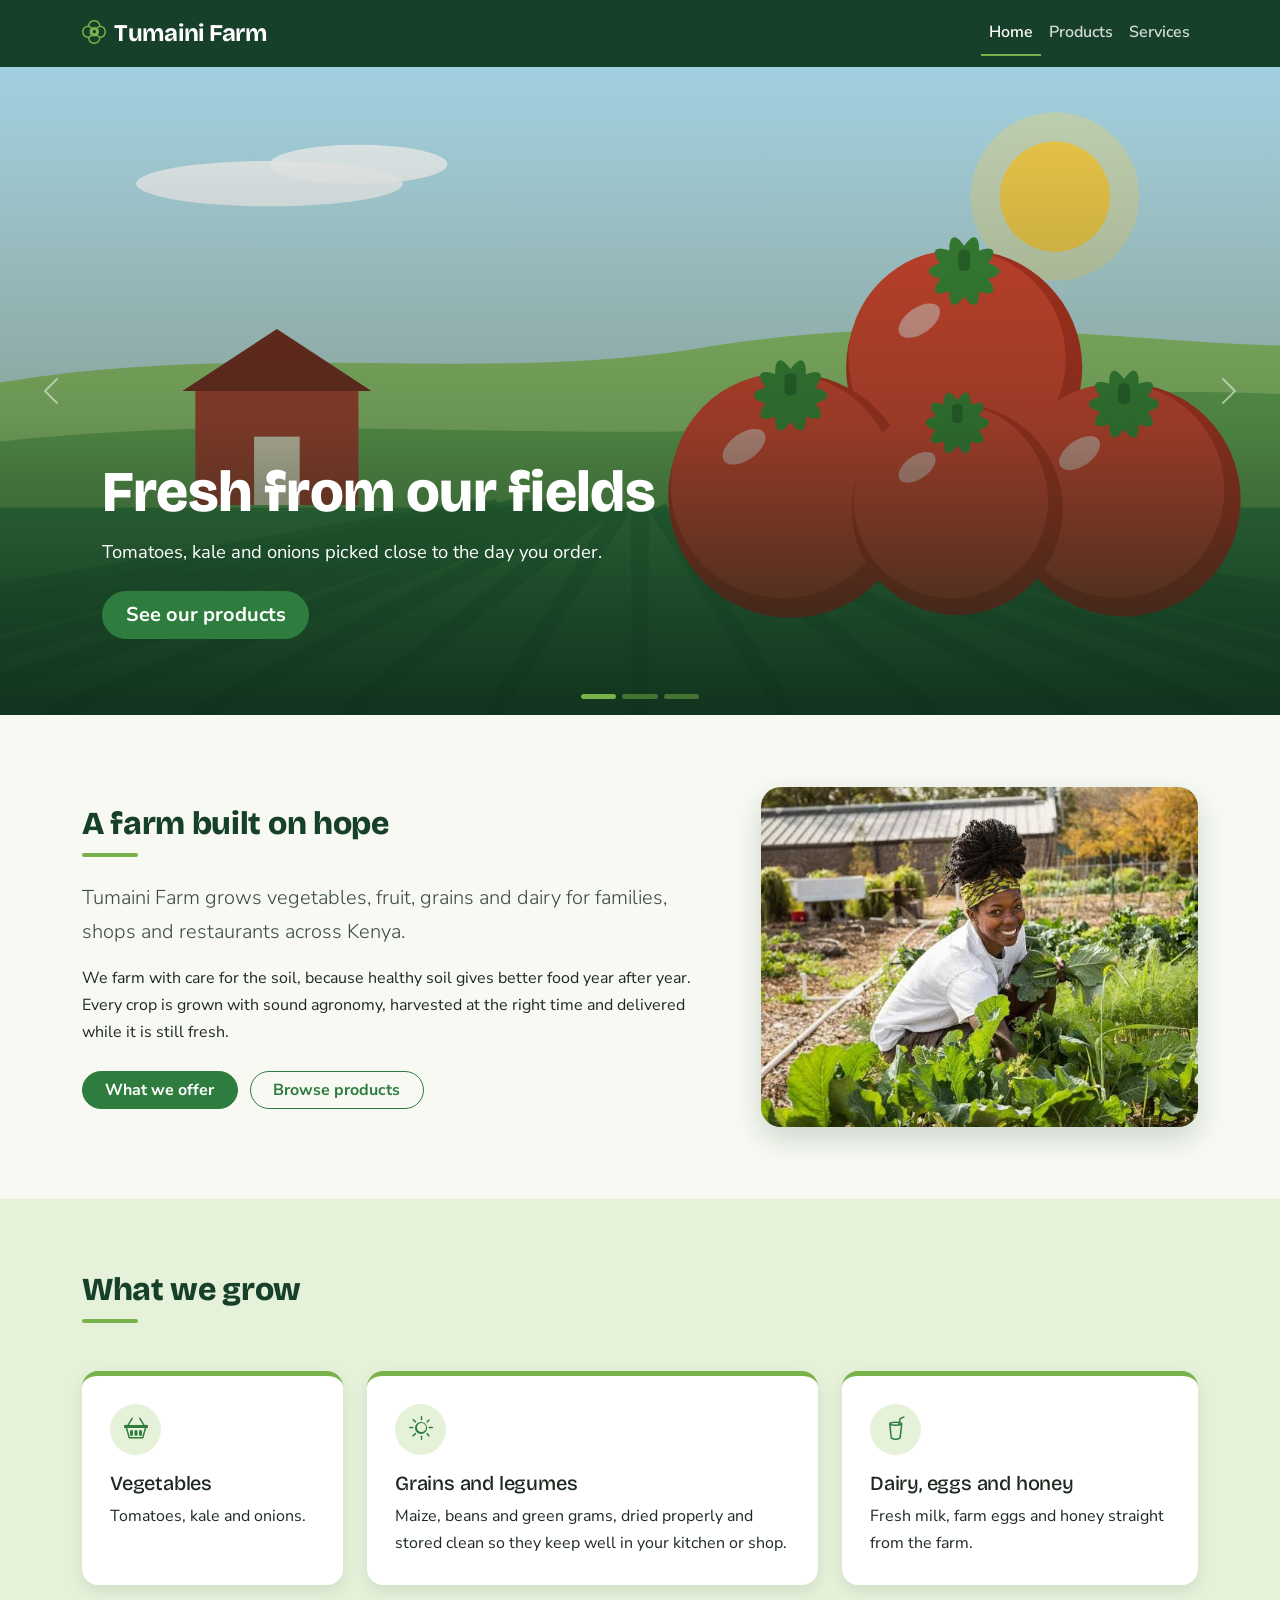
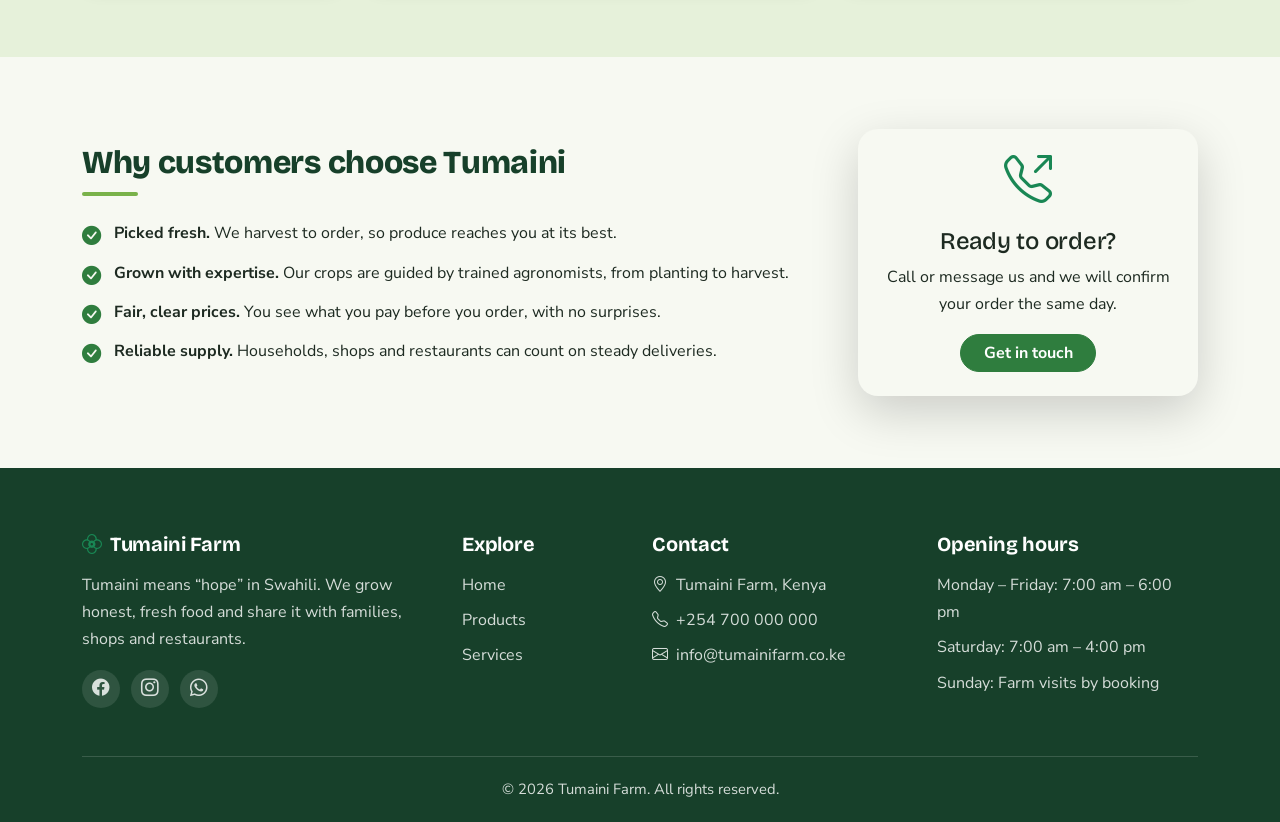
<file: index.html>
<!DOCTYPE html>
<html lang="en">
<head>
  <meta charset="UTF-8">
  <meta name="viewport" content="width=device-width, initial-scale=1">
  <title>Home | Tumaini Farm</title>
  <meta name="description" content="Tumaini Farm grows fresh vegetables, fruit, grains and dairy in Kenya.">
  <link href="https://cdn.jsdelivr.net/npm/bootstrap@5.3.3/dist/css/bootstrap.min.css" rel="stylesheet">
  <link href="https://cdn.jsdelivr.net/npm/bootstrap-icons@1.11.3/font/bootstrap-icons.min.css" rel="stylesheet">
  <link href="https://fonts.googleapis.com/css2?family=Bricolage+Grotesque:wght@500;700;800&family=Nunito+Sans:wght@400;600;700&display=swap" rel="stylesheet">
  <link href="css/style.css" rel="stylesheet">
</head>
<body>
  <nav class="navbar navbar-expand-lg navbar-tf sticky-top">
    <div class="container">
      <a class="navbar-brand" href="index.html"><i class="bi bi-flower2 me-2"></i>Tumaini Farm</a>
      <button class="navbar-toggler" type="button" data-bs-toggle="collapse" data-bs-target="#mainNav" aria-controls="mainNav" aria-expanded="false" aria-label="Toggle navigation">
        <span class="navbar-toggler-icon"></span>
      </button>
      <div class="collapse navbar-collapse" id="mainNav">
        <ul class="navbar-nav ms-auto mb-2 mb-lg-0">
          <li class="nav-item"><a class="nav-link active" aria-current="page" href="index.html">Home</a></li>
          <li class="nav-item"><a class="nav-link" href="products.html">Products</a></li>
          <li class="nav-item"><a class="nav-link" href="services.html">Services</a></li>
        </ul>
      </div>
    </div>
  </nav>

  <!-- Carousel -->
  <div id="tfCarousel" class="carousel slide tf-carousel" data-bs-ride="carousel" aria-label="Featured products">
    <div class="carousel-indicators">
      <button type="button" data-bs-target="#tfCarousel" data-bs-slide-to="0" class="active" aria-current="true" aria-label="Slide 1"></button>
      <button type="button" data-bs-target="#tfCarousel" data-bs-slide-to="1" aria-label="Slide 2"></button>
      <button type="button" data-bs-target="#tfCarousel" data-bs-slide-to="2" aria-label="Slide 3"></button>
    </div>
    <div class="carousel-inner">
      <div class="carousel-item active">
        <img src="https://commons.wikimedia.org/wiki/Special:FilePath/Cherry_Tomato_Harvest.jpg?width=1600" referrerpolicy="no-referrer" onerror="this.onerror=null;this.src='images/hero1.svg'" alt="Crate of fresh tomatoes and vegetables">
        <div class="carousel-caption">
          <h2>Fresh from our fields</h2>
          <p>Tomatoes, kale and onions picked close to the day you order.</p>
          <a href="products.html" class="btn btn-tf btn-lg mt-2">See our products</a>
        </div>
      </div>
      <div class="carousel-item">
        <img src="https://commons.wikimedia.org/wiki/Special:FilePath/Corncobs.jpg?width=1600" referrerpolicy="no-referrer" onerror="this.onerror=null;this.src='images/hero2.svg'" alt="Harvested maize cobs">
        <div class="carousel-caption">
          <h2>Grains you can trust</h2>
          <p>Maize and beans, dried and sorted so every bag is clean.</p>
          <a href="products.html" class="btn btn-tf btn-lg mt-2">See our products</a>
        </div>
      </div>
      <div class="carousel-item">
        <img src="https://commons.wikimedia.org/wiki/Special:FilePath/Milk_glass.jpg?width=1600" referrerpolicy="no-referrer" onerror="this.onerror=null;this.src='images/hero3.svg'" alt="Fresh milk and dairy products">
        <div class="carousel-caption">
          <h2>Dairy and farm eggs</h2>
          <p>Fresh milk and eggs from animals that are well looked after.</p>
          <a href="products.html" class="btn btn-tf btn-lg mt-2">See our products</a>
        </div>
      </div>
    </div>
    <button class="carousel-control-prev" type="button" data-bs-target="#tfCarousel" data-bs-slide="prev">
      <span class="carousel-control-prev-icon" aria-hidden="true"></span>
      <span class="visually-hidden">Previous</span>
    </button>
    <button class="carousel-control-next" type="button" data-bs-target="#tfCarousel" data-bs-slide="next">
      <span class="carousel-control-next-icon" aria-hidden="true"></span>
      <span class="visually-hidden">Next</span>
    </button>
  </div>

  <!-- Section 1: unequal columns 7 / 5 -->
  <section class="section-pad">
    <div class="container">
      <div class="row align-items-center g-5">
        <div class="col-lg-7">
          <h2 class="section-title mb-4">A farm built on hope</h2>
          <p class="lead">Tumaini Farm grows vegetables, fruit, grains and dairy for families, shops and restaurants across Kenya.</p>
          <p>We farm with care for the soil, because healthy soil gives better food year after year. Every crop is grown with sound agronomy, harvested at the right time and delivered while it is still fresh.</p>
          <a href="services.html" class="btn btn-tf mt-2">What we offer</a>
          <a href="products.html" class="btn btn-tf-outline mt-2 ms-2">Browse products</a>
        </div>
        <div class="col-lg-5">
          <div class="img-wrap img-tall"><img src="images/farm2.jfif" alt="Green farm field at sunrise" loading="lazy"></div>
        </div>
      </div>
    </div>
  </section>

  <!-- Section 2: unequal columns 3 / 5 / 4 -->
  <section class="section-pad bg-mint">
    <div class="container">
      <h2 class="section-title mb-5">What we grow</h2>
      <div class="row g-4">
        <div class="col-md-3">
          <div class="feature-box">
            <div class="icon-circle"><i class="bi bi-basket2"></i></div>
            <h3 class="h5">Vegetables</h3>
            <p class="mb-0">Tomatoes, kale and onions.</p>
          </div>
        </div>
        <div class="col-md-5">
          <div class="feature-box">
            <div class="icon-circle"><i class="bi bi-brightness-high"></i></div>
            <h3 class="h5">Grains and legumes</h3>
            <p class="mb-0">Maize, beans and green grams, dried properly and stored clean so they keep well in your kitchen or shop.</p>
          </div>
        </div>
        <div class="col-md-4">
          <div class="feature-box">
            <div class="icon-circle"><i class="bi bi-cup-straw"></i></div>
            <h3 class="h5">Dairy, eggs and honey</h3>
            <p class="mb-0">Fresh milk, farm eggs and honey straight from the farm.</p>
          </div>
        </div>
      </div>
    </div>
  </section>

  <!-- Section 3: unequal columns 8 / 4 -->
  <section class="section-pad">
    <div class="container">
      <div class="row g-5 align-items-center">
        <div class="col-lg-8">
          <h2 class="section-title mb-4">Why customers choose Tumaini</h2>
          <ul class="check-list">
            <li><strong>Picked fresh.</strong> We harvest to order, so produce reaches you at its best.</li>
            <li><strong>Grown with expertise.</strong> Our crops are guided by trained agronomists, from planting to harvest.</li>
            <li><strong>Fair, clear prices.</strong> You see what you pay before you order, with no surprises.</li>
            <li><strong>Reliable supply.</strong> Households, shops and restaurants can count on steady deliveries.</li>
          </ul>
        </div>
        <div class="col-lg-4">
          <div class="card border-0 shadow-lg" style="border-radius:1.25rem;">
            <div class="card-body p-4 text-center">
              <i class="bi bi-telephone-outbound display-5 text-success"></i>
              <h3 class="h4 mt-3">Ready to order?</h3>
              <p>Call or message us and we will confirm your order the same day.</p>
              <a href="services.html#contact" class="btn btn-tf">Get in touch</a>
            </div>
          </div>
        </div>
      </div>
    </div>
  </section>

  <footer class="footer-tf">
    <div class="container">
      <div class="row g-4">
        <div class="col-lg-4 col-md-6">
          <h5><i class="bi bi-flower2 me-2 text-success"></i>Tumaini Farm</h5>
          <p>Tumaini means “hope” in Swahili. We grow honest, fresh food and share it with families, shops and restaurants.</p>
          <div class="social">
            <a href="#" aria-label="Facebook"><i class="bi bi-facebook"></i></a>
            <a href="#" aria-label="Instagram"><i class="bi bi-instagram"></i></a>
            <a href="#" aria-label="WhatsApp"><i class="bi bi-whatsapp"></i></a>
          </div>
        </div>
        <div class="col-lg-2 col-md-6 col-6">
          <h5>Explore</h5>
          <ul>
            <li><a href="index.html">Home</a></li>
            <li><a href="products.html">Products</a></li>
            <li><a href="services.html">Services</a></li>
          </ul>
        </div>
        <div class="col-lg-3 col-md-6 col-6">
          <h5>Contact</h5>
          <ul>
            <li><i class="bi bi-geo-alt me-2"></i>Tumaini Farm, Kenya</li>
            <li><i class="bi bi-telephone me-2"></i><a href="tel:+254700000000">+254 700 000 000</a></li>
            <li><i class="bi bi-envelope me-2"></i><a href="mailto:info@tumainifarm.co.ke">info@tumainifarm.co.ke</a></li>
          </ul>
        </div>
        <div class="col-lg-3 col-md-6">
          <h5>Opening hours</h5>
          <ul>
            <li>Monday – Friday: 7:00 am – 6:00 pm</li>
            <li>Saturday: 7:00 am – 4:00 pm</li>
            <li>Sunday: Farm visits by booking</li>
          </ul>
        </div>
      </div>
      <div class="footer-bottom text-center">&copy; 2026 Tumaini Farm. All rights reserved.</div>
    </div>
  </footer>

  <script src="https://cdn.jsdelivr.net/npm/bootstrap@5.3.3/dist/js/bootstrap.bundle.min.js"></script>
</body>
</html>
</file>
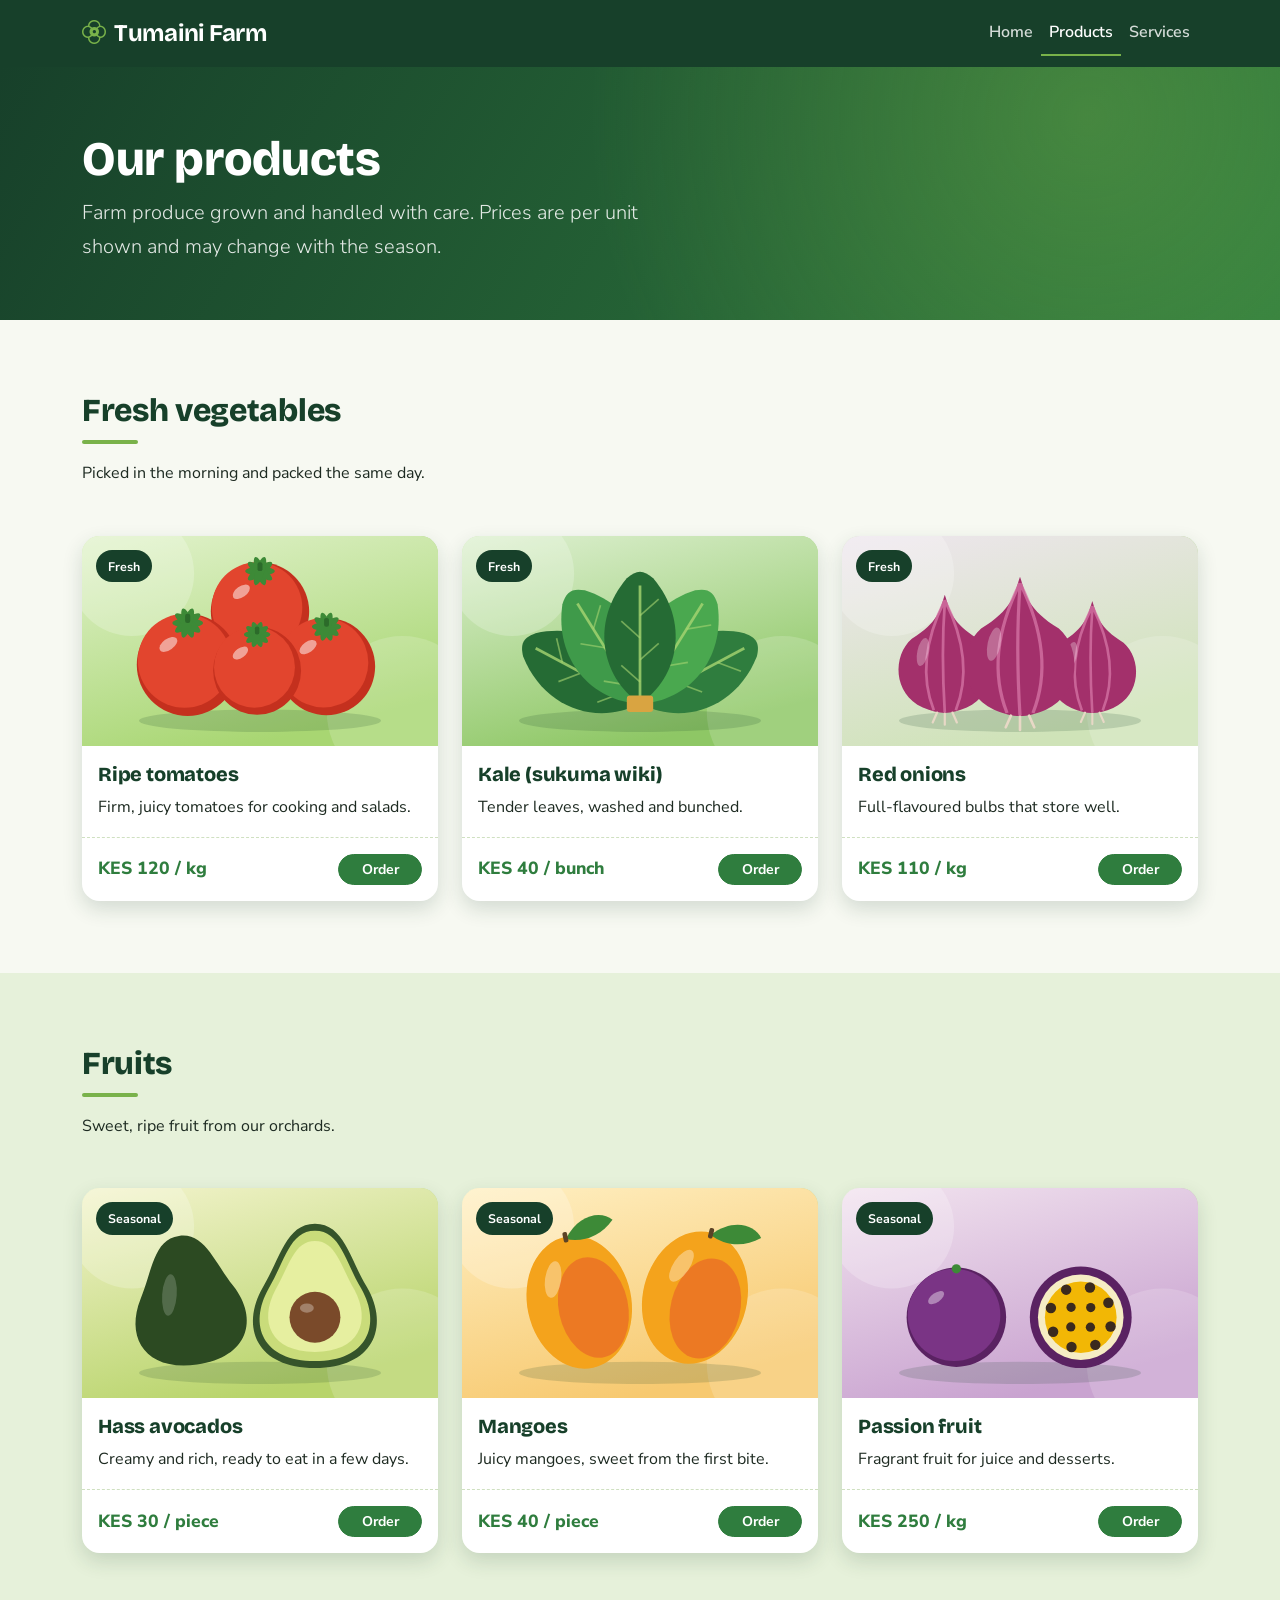
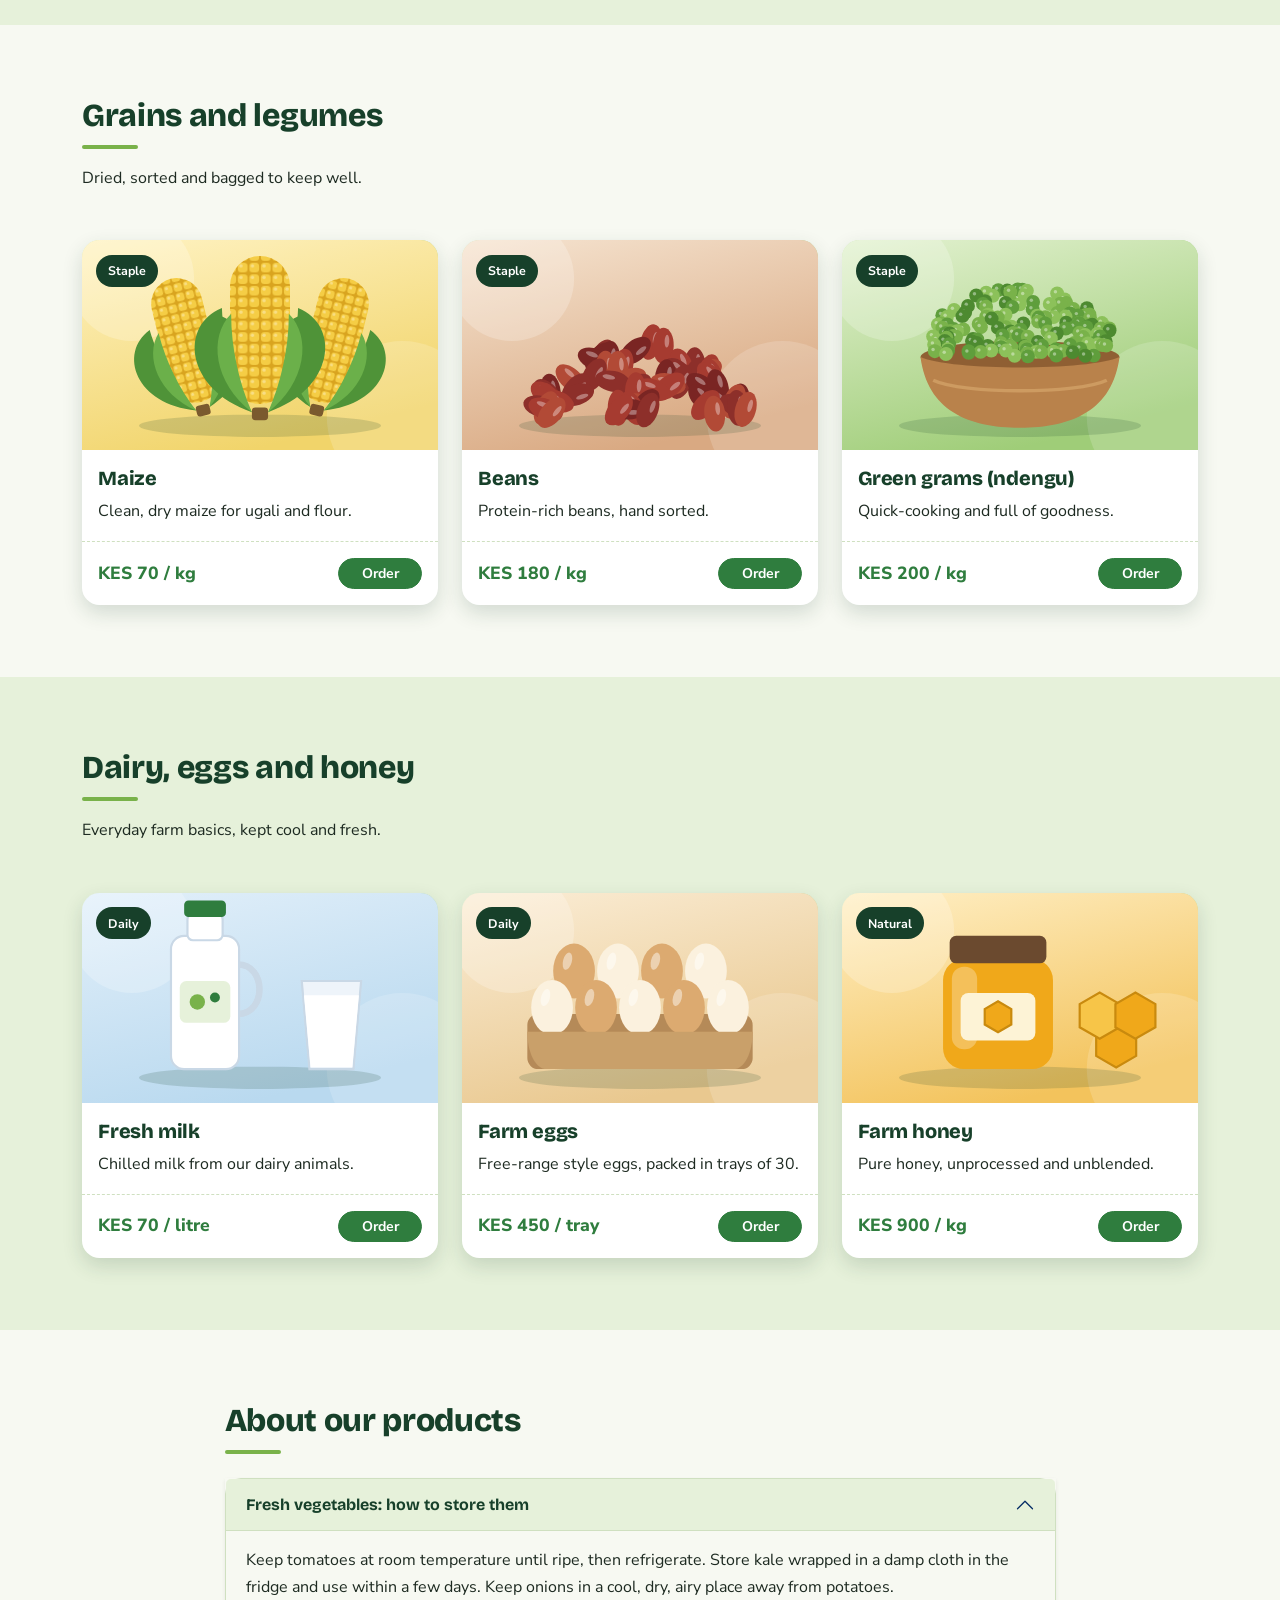
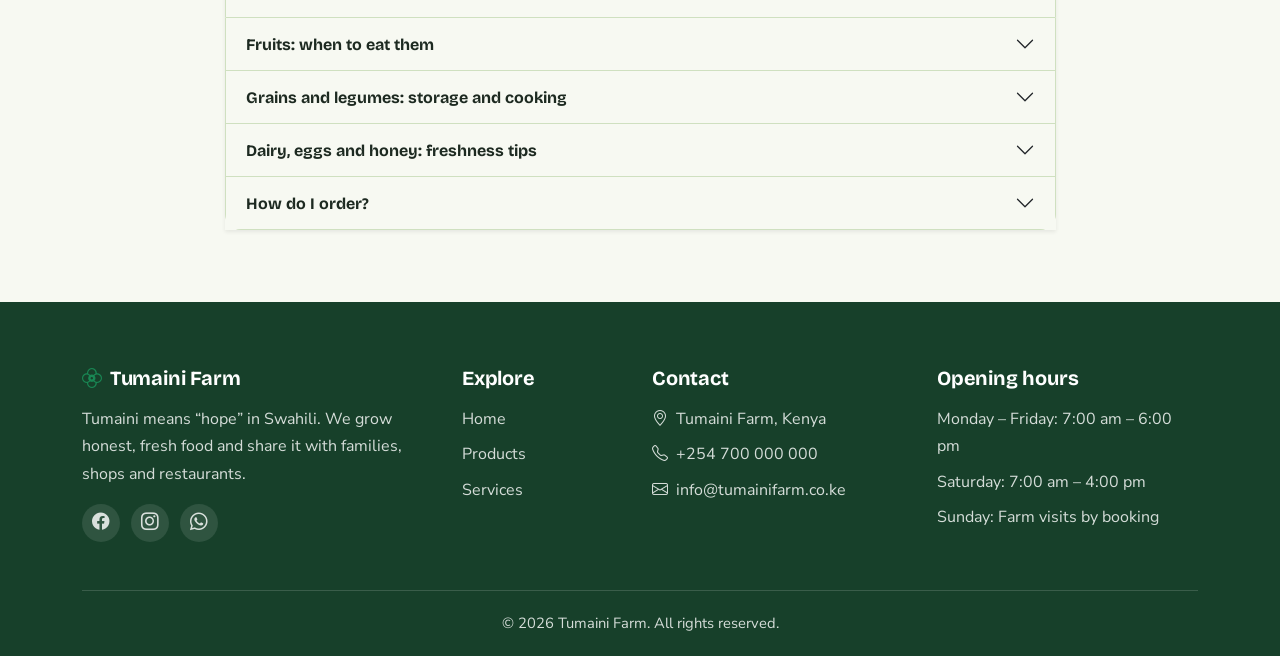
<file: products.html>
<!DOCTYPE html>
<html lang="en">
<head>
  <meta charset="UTF-8">
  <meta name="viewport" content="width=device-width, initial-scale=1">
  <title>Products | Tumaini Farm</title>
  <meta name="description" content="Fresh vegetables, fruit, grains, dairy and honey from Tumaini Farm.">
  <link href="https://cdn.jsdelivr.net/npm/bootstrap@5.3.3/dist/css/bootstrap.min.css" rel="stylesheet">
  <link href="https://cdn.jsdelivr.net/npm/bootstrap-icons@1.11.3/font/bootstrap-icons.min.css" rel="stylesheet">
  <link href="https://fonts.googleapis.com/css2?family=Bricolage+Grotesque:wght@500;700;800&family=Nunito+Sans:wght@400;600;700&display=swap" rel="stylesheet">
  <link href="css/style.css" rel="stylesheet">
</head>
<body>
  <nav class="navbar navbar-expand-lg navbar-tf sticky-top">
    <div class="container">
      <a class="navbar-brand" href="index.html"><i class="bi bi-flower2 me-2"></i>Tumaini Farm</a>
      <button class="navbar-toggler" type="button" data-bs-toggle="collapse" data-bs-target="#mainNav" aria-controls="mainNav" aria-expanded="false" aria-label="Toggle navigation">
        <span class="navbar-toggler-icon"></span>
      </button>
      <div class="collapse navbar-collapse" id="mainNav">
        <ul class="navbar-nav ms-auto mb-2 mb-lg-0">
          <li class="nav-item"><a class="nav-link" href="index.html">Home</a></li>
          <li class="nav-item"><a class="nav-link active" aria-current="page" href="products.html">Products</a></li>
          <li class="nav-item"><a class="nav-link" href="services.html">Services</a></li>
        </ul>
      </div>
    </div>
  </nav>

  <header class="page-hero">
    <div class="container">
      <h1 class="display-5">Our products</h1>
      <p class="lead mb-0">Farm produce grown and handled with care. Prices are per unit shown and may change with the season.</p>
    </div>
  </header>

  <section id="vegetables" class="section-pad">
    <div class="container">
      <h2 class="section-title mb-2">Fresh vegetables</h2>
      <p class="mb-5 mt-3">Picked in the morning and packed the same day.</p>
      <div class="row row-cols-1 row-cols-md-2 row-cols-lg-3 g-4">
        <div class="col">
          <div class="card product-card h-100">
            <div class="card-img-wrap">
              <span class="badge-tag">Fresh</span>
              <img src="https://commons.wikimedia.org/wiki/Special:FilePath/African_tomatoes.jpg?width=800" referrerpolicy="no-referrer" onerror="this.onerror=null;this.src='images/tomatoes.svg'" class="card-img-top" alt="Ripe tomatoes" loading="lazy">
            </div>
            <div class="card-body">
              <h3 class="card-title h5">Ripe tomatoes</h3>
              <p class="card-text">Firm, juicy tomatoes for cooking and salads.</p>
            </div>
            <div class="card-footer d-flex justify-content-between align-items-center p-3">
              <span class="price">KES 120 / kg</span>
              <a href="services.html#contact" class="btn btn-tf btn-sm">Order</a>
            </div>
          </div>
        </div>
        <div class="col">
          <div class="card product-card h-100">
            <div class="card-img-wrap">
              <span class="badge-tag">Fresh</span>
              <img src="https://commons.wikimedia.org/wiki/Special:FilePath/Kale-Bundle.jpg?width=800" referrerpolicy="no-referrer" onerror="this.onerror=null;this.src='images/kale.svg'" class="card-img-top" alt="Kale (sukuma wiki)" loading="lazy">
            </div>
            <div class="card-body">
              <h3 class="card-title h5">Kale (sukuma wiki)</h3>
              <p class="card-text">Tender leaves, washed and bunched.</p>
            </div>
            <div class="card-footer d-flex justify-content-between align-items-center p-3">
              <span class="price">KES 40 / bunch</span>
              <a href="services.html#contact" class="btn btn-tf btn-sm">Order</a>
            </div>
          </div>
        </div>
        <div class="col">
          <div class="card product-card h-100">
            <div class="card-img-wrap">
              <span class="badge-tag">Fresh</span>
              <img src="https://commons.wikimedia.org/wiki/Special:FilePath/Red_Onion_on_White.JPG?width=800" referrerpolicy="no-referrer" onerror="this.onerror=null;this.src='images/onions.svg'" class="card-img-top" alt="Red onions" loading="lazy">
            </div>
            <div class="card-body">
              <h3 class="card-title h5">Red onions</h3>
              <p class="card-text">Full-flavoured bulbs that store well.</p>
            </div>
            <div class="card-footer d-flex justify-content-between align-items-center p-3">
              <span class="price">KES 110 / kg</span>
              <a href="services.html#contact" class="btn btn-tf btn-sm">Order</a>
            </div>
          </div>
        </div>
      </div>
    </div>
  </section>

  <section id="fruits" class="section-pad bg-mint">
    <div class="container">
      <h2 class="section-title mb-2">Fruits</h2>
      <p class="mb-5 mt-3">Sweet, ripe fruit from our orchards.</p>
      <div class="row row-cols-1 row-cols-md-2 row-cols-lg-3 g-4">
        <div class="col">
          <div class="card product-card h-100">
            <div class="card-img-wrap">
              <span class="badge-tag">Seasonal</span>
              <img src="https://commons.wikimedia.org/wiki/Special:FilePath/Avocado_Hass_-_single_and_halved.jpg?width=800" referrerpolicy="no-referrer" onerror="this.onerror=null;this.src='images/avocado.svg'" class="card-img-top" alt="Hass avocados" loading="lazy">
            </div>
            <div class="card-body">
              <h3 class="card-title h5">Hass avocados</h3>
              <p class="card-text">Creamy and rich, ready to eat in a few days.</p>
            </div>
            <div class="card-footer d-flex justify-content-between align-items-center p-3">
              <span class="price">KES 30 / piece</span>
              <a href="services.html#contact" class="btn btn-tf btn-sm">Order</a>
            </div>
          </div>
        </div>
        <div class="col">
          <div class="card product-card h-100">
            <div class="card-img-wrap">
              <span class="badge-tag">Seasonal</span>
              <img src="https://commons.wikimedia.org/wiki/Special:FilePath/Mangos_-_single_and_halved.jpg?width=800" referrerpolicy="no-referrer" onerror="this.onerror=null;this.src='images/mango.svg'" class="card-img-top" alt="Mangoes" loading="lazy">
            </div>
            <div class="card-body">
              <h3 class="card-title h5">Mangoes</h3>
              <p class="card-text">Juicy mangoes, sweet from the first bite.</p>
            </div>
            <div class="card-footer d-flex justify-content-between align-items-center p-3">
              <span class="price">KES 40 / piece</span>
              <a href="services.html#contact" class="btn btn-tf btn-sm">Order</a>
            </div>
          </div>
        </div>
        <div class="col">
          <div class="card product-card h-100">
            <div class="card-img-wrap">
              <span class="badge-tag">Seasonal</span>
              <img src="https://commons.wikimedia.org/wiki/Special:FilePath/Passionfruit_and_cross_section.jpg?width=800" referrerpolicy="no-referrer" onerror="this.onerror=null;this.src='images/passionfruit.svg'" class="card-img-top" alt="Passion fruit" loading="lazy">
            </div>
            <div class="card-body">
              <h3 class="card-title h5">Passion fruit</h3>
              <p class="card-text">Fragrant fruit for juice and desserts.</p>
            </div>
            <div class="card-footer d-flex justify-content-between align-items-center p-3">
              <span class="price">KES 250 / kg</span>
              <a href="services.html#contact" class="btn btn-tf btn-sm">Order</a>
            </div>
          </div>
        </div>
      </div>
    </div>
  </section>

  <section id="grains" class="section-pad">
    <div class="container">
      <h2 class="section-title mb-2">Grains and legumes</h2>
      <p class="mb-5 mt-3">Dried, sorted and bagged to keep well.</p>
      <div class="row row-cols-1 row-cols-md-2 row-cols-lg-3 g-4">
        <div class="col">
          <div class="card product-card h-100">
            <div class="card-img-wrap">
              <span class="badge-tag">Staple</span>
              <img src="https://commons.wikimedia.org/wiki/Special:FilePath/Corncobs.jpg?width=800" referrerpolicy="no-referrer" onerror="this.onerror=null;this.src='images/maize.svg'" class="card-img-top" alt="Maize" loading="lazy">
            </div>
            <div class="card-body">
              <h3 class="card-title h5">Maize</h3>
              <p class="card-text">Clean, dry maize for ugali and flour.</p>
            </div>
            <div class="card-footer d-flex justify-content-between align-items-center p-3">
              <span class="price">KES 70 / kg</span>
              <a href="services.html#contact" class="btn btn-tf btn-sm">Order</a>
            </div>
          </div>
        </div>
        <div class="col">
          <div class="card product-card h-100">
            <div class="card-img-wrap">
              <span class="badge-tag">Staple</span>
              <img src="https://commons.wikimedia.org/wiki/Special:FilePath/Beans.jpg?width=800" referrerpolicy="no-referrer" onerror="this.onerror=null;this.src='images/beans.svg'" class="card-img-top" alt="Beans" loading="lazy">
            </div>
            <div class="card-body">
              <h3 class="card-title h5">Beans</h3>
              <p class="card-text">Protein-rich beans, hand sorted.</p>
            </div>
            <div class="card-footer d-flex justify-content-between align-items-center p-3">
              <span class="price">KES 180 / kg</span>
              <a href="services.html#contact" class="btn btn-tf btn-sm">Order</a>
            </div>
          </div>
        </div>
        <div class="col">
          <div class="card product-card h-100">
            <div class="card-img-wrap">
              <span class="badge-tag">Staple</span>
              <img src="https://commons.wikimedia.org/wiki/Special:FilePath/Mung_beans_%28Vigna_radiata%29.jpg?width=800" referrerpolicy="no-referrer" onerror="this.onerror=null;this.src='images/greengrams.svg'" class="card-img-top" alt="Green grams (ndengu)" loading="lazy">
            </div>
            <div class="card-body">
              <h3 class="card-title h5">Green grams (ndengu)</h3>
              <p class="card-text">Quick-cooking and full of goodness.</p>
            </div>
            <div class="card-footer d-flex justify-content-between align-items-center p-3">
              <span class="price">KES 200 / kg</span>
              <a href="services.html#contact" class="btn btn-tf btn-sm">Order</a>
            </div>
          </div>
        </div>
      </div>
    </div>
  </section>

  <section id="dairy" class="section-pad bg-mint">
    <div class="container">
      <h2 class="section-title mb-2">Dairy, eggs and honey</h2>
      <p class="mb-5 mt-3">Everyday farm basics, kept cool and fresh.</p>
      <div class="row row-cols-1 row-cols-md-2 row-cols-lg-3 g-4">
        <div class="col">
          <div class="card product-card h-100">
            <div class="card-img-wrap">
              <span class="badge-tag">Daily</span>
              <img src="https://commons.wikimedia.org/wiki/Special:FilePath/Milk_glass.jpg?width=800" referrerpolicy="no-referrer" onerror="this.onerror=null;this.src='images/milk.svg'" class="card-img-top" alt="Fresh milk" loading="lazy">
            </div>
            <div class="card-body">
              <h3 class="card-title h5">Fresh milk</h3>
              <p class="card-text">Chilled milk from our dairy animals.</p>
            </div>
            <div class="card-footer d-flex justify-content-between align-items-center p-3">
              <span class="price">KES 70 / litre</span>
              <a href="services.html#contact" class="btn btn-tf btn-sm">Order</a>
            </div>
          </div>
        </div>
        <div class="col">
          <div class="card product-card h-100">
            <div class="card-img-wrap">
              <span class="badge-tag">Daily</span>
              <img src="https://commons.wikimedia.org/wiki/Special:FilePath/Chicken_egg_2009-06-04.jpg?width=800" referrerpolicy="no-referrer" onerror="this.onerror=null;this.src='images/eggs.svg'" class="card-img-top" alt="Farm eggs" loading="lazy">
            </div>
            <div class="card-body">
              <h3 class="card-title h5">Farm eggs</h3>
              <p class="card-text">Free-range style eggs, packed in trays of 30.</p>
            </div>
            <div class="card-footer d-flex justify-content-between align-items-center p-3">
              <span class="price">KES 450 / tray</span>
              <a href="services.html#contact" class="btn btn-tf btn-sm">Order</a>
            </div>
          </div>
        </div>
        <div class="col">
          <div class="card product-card h-100">
            <div class="card-img-wrap">
              <span class="badge-tag">Natural</span>
              <img src="https://commons.wikimedia.org/wiki/Special:FilePath/Honey_miele.jpg?width=800" referrerpolicy="no-referrer" onerror="this.onerror=null;this.src='images/honey.svg'" class="card-img-top" alt="Farm honey" loading="lazy">
            </div>
            <div class="card-body">
              <h3 class="card-title h5">Farm honey</h3>
              <p class="card-text">Pure honey, unprocessed and unblended.</p>
            </div>
            <div class="card-footer d-flex justify-content-between align-items-center p-3">
              <span class="price">KES 900 / kg</span>
              <a href="services.html#contact" class="btn btn-tf btn-sm">Order</a>
            </div>
          </div>
        </div>
      </div>
    </div>
  </section>

  <section class="section-pad">
    <div class="container">
      <div class="row justify-content-center">
        <div class="col-lg-9">
          <h2 class="section-title mb-4">About our products</h2>
          <div class="accordion shadow-sm" id="productAccordion">
        <div class="accordion-item">
          <h3 class="accordion-header">
            <button class="accordion-button" type="button" data-bs-toggle="collapse" data-bs-target="#acc1" aria-expanded="true" aria-controls="acc1">Fresh vegetables: how to store them</button>
          </h3>
          <div id="acc1" class="accordion-collapse collapse show" data-bs-parent="#productAccordion">
            <div class="accordion-body">Keep tomatoes at room temperature until ripe, then refrigerate. Store kale wrapped in a damp cloth in the fridge and use within a few days. Keep onions in a cool, dry, airy place away from potatoes.</div>
          </div>
        </div>
        <div class="accordion-item">
          <h3 class="accordion-header">
            <button class="accordion-button collapsed" type="button" data-bs-toggle="collapse" data-bs-target="#acc2" aria-expanded="false" aria-controls="acc2">Fruits: when to eat them</button>
          </h3>
          <div id="acc2" class="accordion-collapse collapse" data-bs-parent="#productAccordion">
            <div class="accordion-body">Avocados and mangoes ripen after harvest. Leave them at room temperature and press gently; they are ready when they give slightly. Passion fruit is sweetest when the skin is wrinkled.</div>
          </div>
        </div>
        <div class="accordion-item">
          <h3 class="accordion-header">
            <button class="accordion-button collapsed" type="button" data-bs-toggle="collapse" data-bs-target="#acc3" aria-expanded="false" aria-controls="acc3">Grains and legumes: storage and cooking</button>
          </h3>
          <div id="acc3" class="accordion-collapse collapse" data-bs-parent="#productAccordion">
            <div class="accordion-body">Store maize, beans and green grams in sealed containers in a cool, dry place. Soak beans overnight to shorten cooking time. Green grams cook faster and do not need long soaking.</div>
          </div>
        </div>
        <div class="accordion-item">
          <h3 class="accordion-header">
            <button class="accordion-button collapsed" type="button" data-bs-toggle="collapse" data-bs-target="#acc4" aria-expanded="false" aria-controls="acc4">Dairy, eggs and honey: freshness tips</button>
          </h3>
          <div id="acc4" class="accordion-collapse collapse" data-bs-parent="#productAccordion">
            <div class="accordion-body">Keep milk chilled and boil it before drinking unless it is pasteurised. Refrigerate eggs for longer shelf life. Honey never needs refrigeration, and natural crystallising is normal; warm the jar gently to make it runny again.</div>
          </div>
        </div>
        <div class="accordion-item">
          <h3 class="accordion-header">
            <button class="accordion-button collapsed" type="button" data-bs-toggle="collapse" data-bs-target="#acc5" aria-expanded="false" aria-controls="acc5">How do I order?</button>
          </h3>
          <div id="acc5" class="accordion-collapse collapse" data-bs-parent="#productAccordion">
            <div class="accordion-body">Choose your products, then call, message or email us from the contact details in the footer. We will confirm availability, price and delivery time on the same day.</div>
          </div>
        </div>
          </div>
        </div>
      </div>
    </div>
  </section>

  <footer class="footer-tf">
    <div class="container">
      <div class="row g-4">
        <div class="col-lg-4 col-md-6">
          <h5><i class="bi bi-flower2 me-2 text-success"></i>Tumaini Farm</h5>
          <p>Tumaini means “hope” in Swahili. We grow honest, fresh food and share it with families, shops and restaurants.</p>
          <div class="social">
            <a href="#" aria-label="Facebook"><i class="bi bi-facebook"></i></a>
            <a href="#" aria-label="Instagram"><i class="bi bi-instagram"></i></a>
            <a href="#" aria-label="WhatsApp"><i class="bi bi-whatsapp"></i></a>
          </div>
        </div>
        <div class="col-lg-2 col-md-6 col-6">
          <h5>Explore</h5>
          <ul>
            <li><a href="index.html">Home</a></li>
            <li><a href="products.html">Products</a></li>
            <li><a href="services.html">Services</a></li>
          </ul>
        </div>
        <div class="col-lg-3 col-md-6 col-6">
          <h5>Contact</h5>
          <ul>
            <li><i class="bi bi-geo-alt me-2"></i>Tumaini Farm, Kenya</li>
            <li><i class="bi bi-telephone me-2"></i><a href="tel:+254700000000">+254 700 000 000</a></li>
            <li><i class="bi bi-envelope me-2"></i><a href="mailto:info@tumainifarm.co.ke">info@tumainifarm.co.ke</a></li>
          </ul>
        </div>
        <div class="col-lg-3 col-md-6">
          <h5>Opening hours</h5>
          <ul>
            <li>Monday – Friday: 7:00 am – 6:00 pm</li>
            <li>Saturday: 7:00 am – 4:00 pm</li>
            <li>Sunday: Farm visits by booking</li>
          </ul>
        </div>
      </div>
      <div class="footer-bottom text-center">&copy; 2026 Tumaini Farm. All rights reserved.</div>
    </div>
  </footer>

  <script src="https://cdn.jsdelivr.net/npm/bootstrap@5.3.3/dist/js/bootstrap.bundle.min.js"></script>
</body>
</html>
</file>
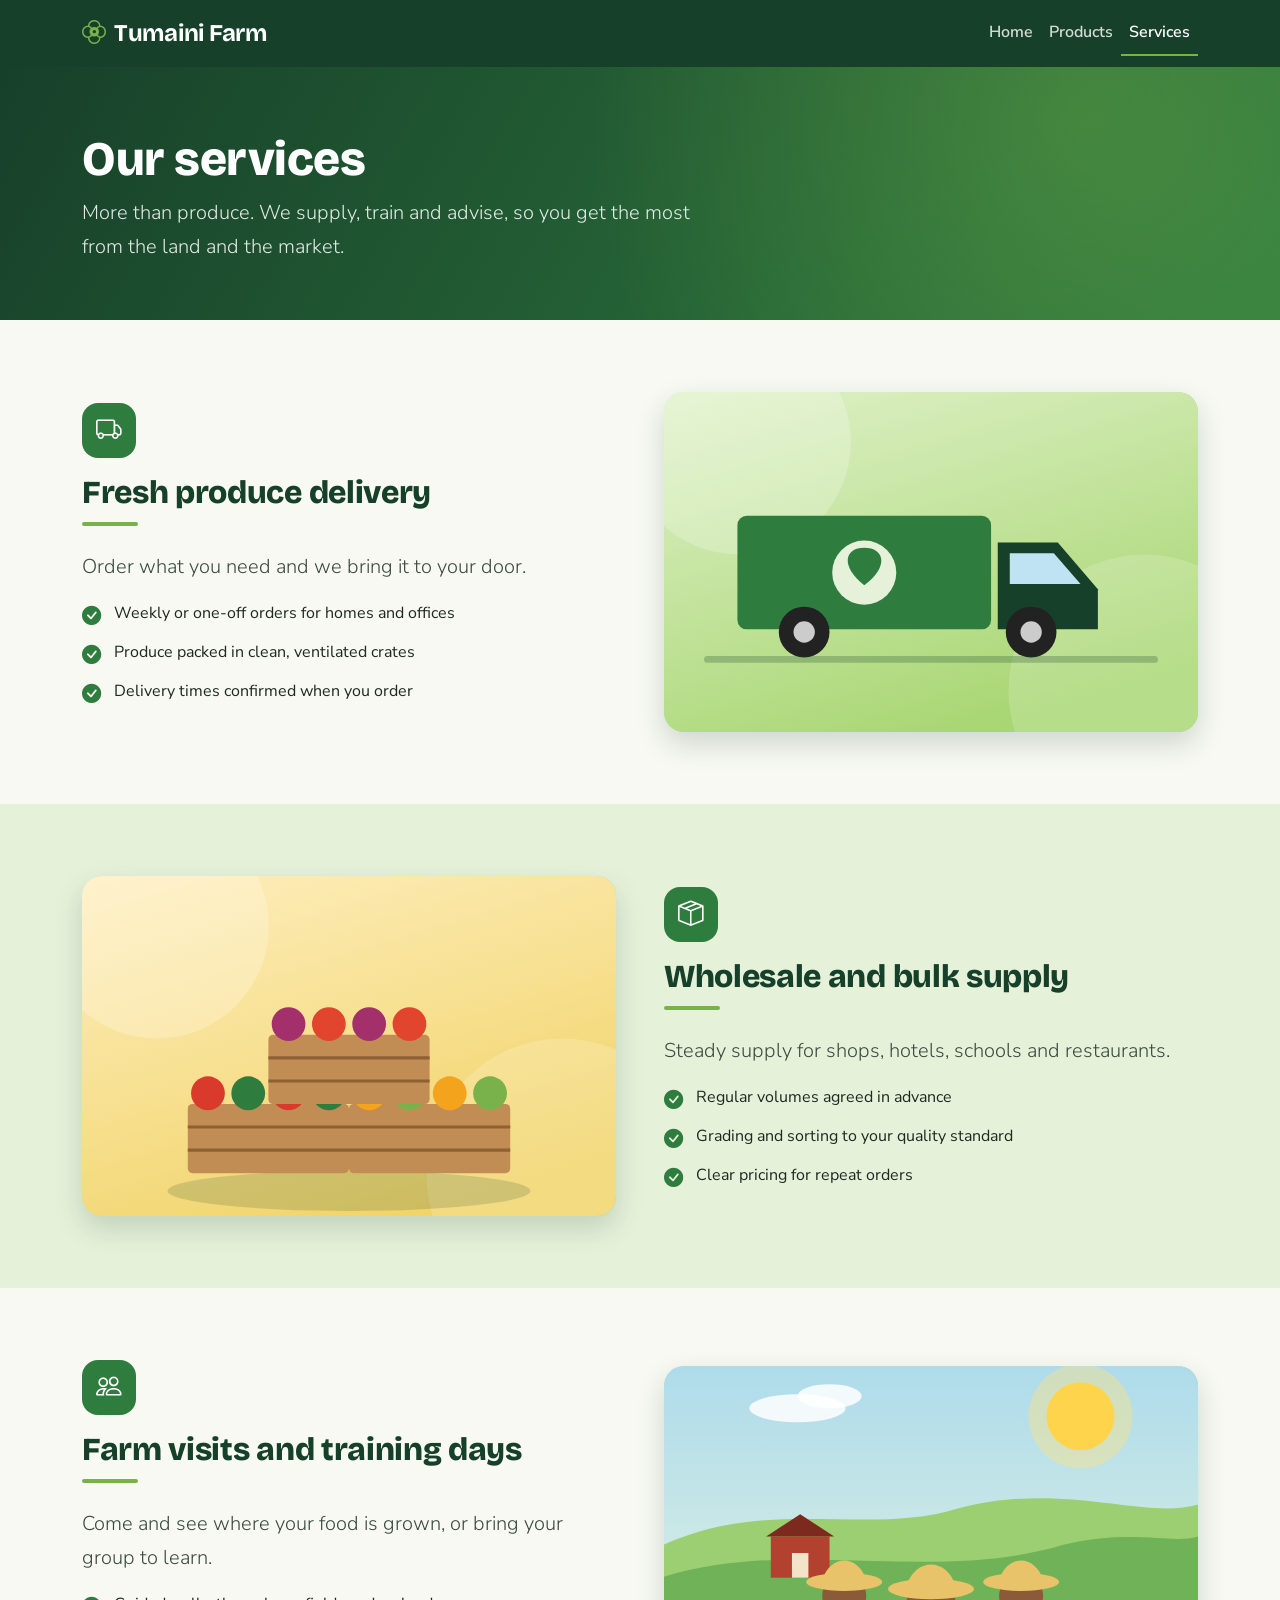
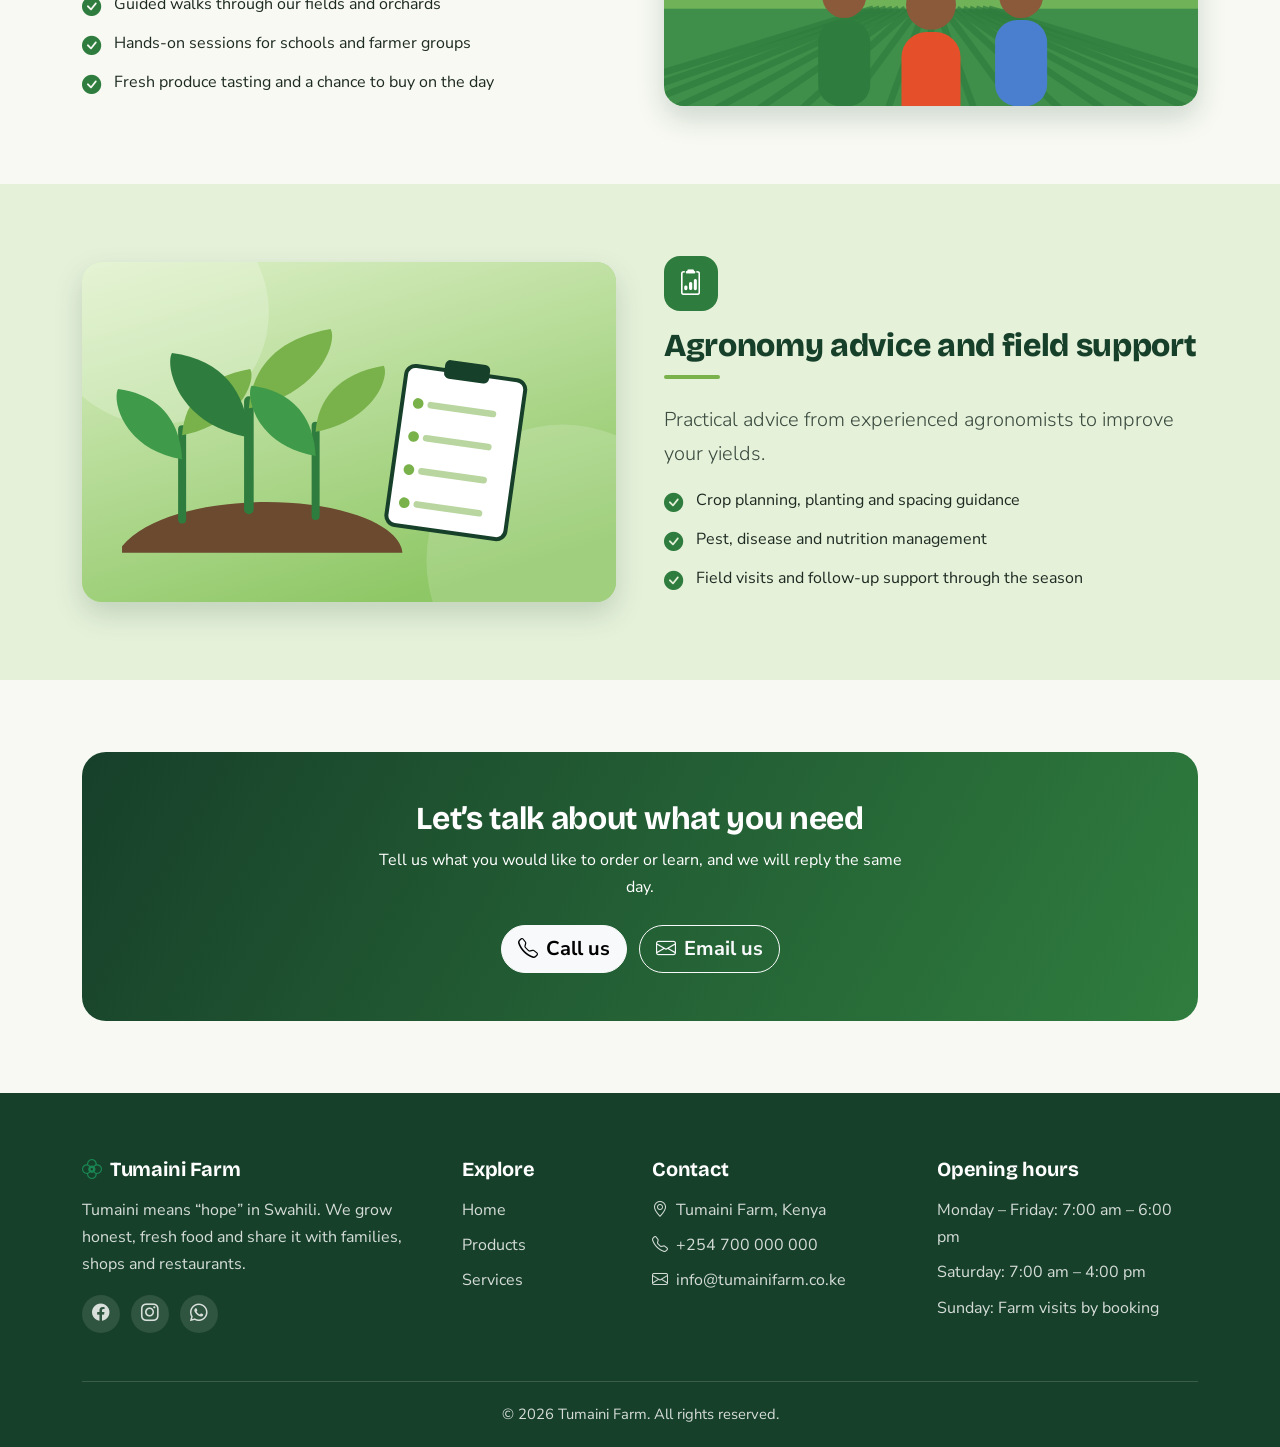
<file: services.html>
<!DOCTYPE html>
<html lang="en">
<head>
  <meta charset="UTF-8">
  <meta name="viewport" content="width=device-width, initial-scale=1">
  <title>Services | Tumaini Farm</title>
  <meta name="description" content="Delivery, wholesale supply, farm visits and agronomy support from Tumaini Farm.">
  <link href="https://cdn.jsdelivr.net/npm/bootstrap@5.3.3/dist/css/bootstrap.min.css" rel="stylesheet">
  <link href="https://cdn.jsdelivr.net/npm/bootstrap-icons@1.11.3/font/bootstrap-icons.min.css" rel="stylesheet">
  <link href="https://fonts.googleapis.com/css2?family=Bricolage+Grotesque:wght@500;700;800&family=Nunito+Sans:wght@400;600;700&display=swap" rel="stylesheet">
  <link href="css/style.css" rel="stylesheet">
</head>
<body>
  <nav class="navbar navbar-expand-lg navbar-tf sticky-top">
    <div class="container">
      <a class="navbar-brand" href="index.html"><i class="bi bi-flower2 me-2"></i>Tumaini Farm</a>
      <button class="navbar-toggler" type="button" data-bs-toggle="collapse" data-bs-target="#mainNav" aria-controls="mainNav" aria-expanded="false" aria-label="Toggle navigation">
        <span class="navbar-toggler-icon"></span>
      </button>
      <div class="collapse navbar-collapse" id="mainNav">
        <ul class="navbar-nav ms-auto mb-2 mb-lg-0">
          <li class="nav-item"><a class="nav-link" href="index.html">Home</a></li>
          <li class="nav-item"><a class="nav-link" href="products.html">Products</a></li>
          <li class="nav-item"><a class="nav-link active" aria-current="page" href="services.html">Services</a></li>
        </ul>
      </div>
    </div>
  </nav>

  <header class="page-hero">
    <div class="container">
      <h1 class="display-5">Our services</h1>
      <p class="lead mb-0">More than produce. We supply, train and advise, so you get the most from the land and the market.</p>
    </div>
  </header>

  <section id="delivery" class="section-pad">
    <div class="container">
      <div class="row align-items-center g-5">
        <div class="col-lg-6">
          <div class="service-num-icon"><i class="bi bi-truck"></i></div>
          <h2 class="section-title mb-4">Fresh produce delivery</h2>
          <p class="lead">Order what you need and we bring it to your door.</p>
          <ul class="check-list">
            <li>Weekly or one-off orders for homes and offices</li>
            <li>Produce packed in clean, ventilated crates</li>
            <li>Delivery times confirmed when you order</li>
          </ul>
        </div>
        <div class="col-lg-6">
          <div class="img-wrap img-tall"><img src="images/delivery.svg" alt="Fresh produce delivery" loading="lazy"></div>
        </div>
      </div>
    </div>
  </section>

  <section id="wholesale" class="section-pad bg-mint">
    <div class="container">
      <div class="row align-items-center g-5">
        <div class="col-lg-6 order-lg-2">
          <div class="service-num-icon"><i class="bi bi-box-seam"></i></div>
          <h2 class="section-title mb-4">Wholesale and bulk supply</h2>
          <p class="lead">Steady supply for shops, hotels, schools and restaurants.</p>
          <ul class="check-list">
            <li>Regular volumes agreed in advance</li>
            <li>Grading and sorting to your quality standard</li>
            <li>Clear pricing for repeat orders</li>
          </ul>
        </div>
        <div class="col-lg-6">
          <div class="img-wrap img-tall"><img src="images/wholesale.svg" alt="Wholesale and bulk supply" loading="lazy"></div>
        </div>
      </div>
    </div>
  </section>

  <section id="visits" class="section-pad">
    <div class="container">
      <div class="row align-items-center g-5">
        <div class="col-lg-6">
          <div class="service-num-icon"><i class="bi bi-people"></i></div>
          <h2 class="section-title mb-4">Farm visits and training days</h2>
          <p class="lead">Come and see where your food is grown, or bring your group to learn.</p>
          <ul class="check-list">
            <li>Guided walks through our fields and orchards</li>
            <li>Hands-on sessions for schools and farmer groups</li>
            <li>Fresh produce tasting and a chance to buy on the day</li>
          </ul>
        </div>
        <div class="col-lg-6">
          <div class="img-wrap img-tall"><img src="images/visits.svg" alt="Farm visits and training days" loading="lazy"></div>
        </div>
      </div>
    </div>
  </section>

  <section id="agronomy" class="section-pad bg-mint">
    <div class="container">
      <div class="row align-items-center g-5">
        <div class="col-lg-6 order-lg-2">
          <div class="service-num-icon"><i class="bi bi-clipboard2-data"></i></div>
          <h2 class="section-title mb-4">Agronomy advice and field support</h2>
          <p class="lead">Practical advice from experienced agronomists to improve your yields.</p>
          <ul class="check-list">
            <li>Crop planning, planting and spacing guidance</li>
            <li>Pest, disease and nutrition management</li>
            <li>Field visits and follow-up support through the season</li>
          </ul>
        </div>
        <div class="col-lg-6">
          <div class="img-wrap img-tall"><img src="images/agronomy.svg" alt="Agronomy advice and field support" loading="lazy"></div>
        </div>
      </div>
    </div>
  </section>

  <section id="contact" class="section-pad">
    <div class="container">
      <div class="cta-band text-center">
        <h2 class="fw-bold">Let’s talk about what you need</h2>
        <p class="mx-auto mb-4" style="max-width:34rem;">Tell us what you would like to order or learn, and we will reply the same day.</p>
        <a href="tel:+254700000000" class="btn btn-light btn-lg rounded-pill fw-bold me-2"><i class="bi bi-telephone me-2"></i>Call us</a>
        <a href="mailto:info@tumainifarm.co.ke" class="btn btn-outline-light btn-lg rounded-pill fw-bold"><i class="bi bi-envelope me-2"></i>Email us</a>
      </div>
    </div>
  </section>

  <footer class="footer-tf">
    <div class="container">
      <div class="row g-4">
        <div class="col-lg-4 col-md-6">
          <h5><i class="bi bi-flower2 me-2 text-success"></i>Tumaini Farm</h5>
          <p>Tumaini means “hope” in Swahili. We grow honest, fresh food and share it with families, shops and restaurants.</p>
          <div class="social">
            <a href="#" aria-label="Facebook"><i class="bi bi-facebook"></i></a>
            <a href="#" aria-label="Instagram"><i class="bi bi-instagram"></i></a>
            <a href="#" aria-label="WhatsApp"><i class="bi bi-whatsapp"></i></a>
          </div>
        </div>
        <div class="col-lg-2 col-md-6 col-6">
          <h5>Explore</h5>
          <ul>
            <li><a href="index.html">Home</a></li>
            <li><a href="products.html">Products</a></li>
            <li><a href="services.html">Services</a></li>
          </ul>
        </div>
        <div class="col-lg-3 col-md-6 col-6">
          <h5>Contact</h5>
          <ul>
            <li><i class="bi bi-geo-alt me-2"></i>Tumaini Farm, Kenya</li>
            <li><i class="bi bi-telephone me-2"></i><a href="tel:+254700000000">+254 700 000 000</a></li>
            <li><i class="bi bi-envelope me-2"></i><a href="mailto:info@tumainifarm.co.ke">info@tumainifarm.co.ke</a></li>
          </ul>
        </div>
        <div class="col-lg-3 col-md-6">
          <h5>Opening hours</h5>
          <ul>
            <li>Monday – Friday: 7:00 am – 6:00 pm</li>
            <li>Saturday: 7:00 am – 4:00 pm</li>
            <li>Sunday: Farm visits by booking</li>
          </ul>
        </div>
      </div>
      <div class="footer-bottom text-center">&copy; 2026 Tumaini Farm. All rights reserved.</div>
    </div>
  </footer>

  <script src="https://cdn.jsdelivr.net/npm/bootstrap@5.3.3/dist/js/bootstrap.bundle.min.js"></script>
</body>
</html>
</file>
<file: css/style.css>
/* ==========================================================
   Tumaini Farm — custom styles (sits on top of Bootstrap 5.3)
   Palette: forest #17402a | green #2f7d3e | leaf #79b24a
            mint #e6f1da | cream #f7f9f2 | soil #6b4a2f
   ========================================================== */
:root {
  --tf-forest: #17402a;
  --tf-green: #2f7d3e;
  --tf-leaf: #79b24a;
  --tf-mint: #e6f1da;
  --tf-cream: #f7f9f2;
  --tf-soil: #6b4a2f;
  --tf-ink: #1d2a21;
  --bs-body-font-family: 'Nunito Sans', system-ui, sans-serif;
  --bs-body-color: var(--tf-ink);
  --bs-body-bg: var(--tf-cream);
  --bs-link-color: var(--tf-green);
  --bs-link-hover-color: var(--tf-forest);
}

body { line-height: 1.7; }
h1, h2, h3, h4, h5, h6, .navbar-brand {
  font-family: 'Bricolage Grotesque', 'Nunito Sans', sans-serif;
  letter-spacing: -0.01em;
}
.lead { color: #3a4b3f; }

/* ---------- Navbar ---------- */
.navbar-tf { background: var(--tf-forest); }
.navbar-tf .navbar-brand { color: #fff; font-size: 1.5rem; font-weight: 700; }
.navbar-tf .navbar-brand i { color: var(--tf-leaf); }
.navbar-tf .nav-link {
  color: rgba(255,255,255,.82);
  font-weight: 600;
  padding: .5rem 1rem;
  border-bottom: 2px solid transparent;
  transition: color .2s, border-color .2s;
}
.navbar-tf .nav-link:hover,
.navbar-tf .nav-link:focus { color: #fff; border-bottom-color: var(--tf-leaf); }
.navbar-tf .nav-link.active { color: #fff; border-bottom-color: var(--tf-leaf); }
.navbar-tf .navbar-toggler { border-color: rgba(255,255,255,.5); }
.navbar-tf .navbar-toggler-icon { filter: invert(1); }

/* ---------- Buttons ---------- */
.btn-tf {
  --bs-btn-color: #fff;
  --bs-btn-bg: var(--tf-green);
  --bs-btn-border-color: var(--tf-green);
  --bs-btn-hover-color: #fff;
  --bs-btn-hover-bg: var(--tf-forest);
  --bs-btn-hover-border-color: var(--tf-forest);
  --bs-btn-focus-shadow-rgb: 121, 178, 74;
  --bs-btn-active-bg: var(--tf-forest);
  --bs-btn-active-border-color: var(--tf-forest);
  font-weight: 700;
  border-radius: 50rem;
  padding-inline: 1.4rem;
}
.btn-tf-outline {
  --bs-btn-color: var(--tf-green);
  --bs-btn-border-color: var(--tf-green);
  --bs-btn-hover-color: #fff;
  --bs-btn-hover-bg: var(--tf-green);
  --bs-btn-hover-border-color: var(--tf-green);
  font-weight: 700;
  border-radius: 50rem;
  padding-inline: 1.4rem;
}
a:focus-visible, button:focus-visible, .accordion-button:focus-visible {
  outline: 3px solid var(--tf-leaf);
  outline-offset: 2px;
}

/* ---------- Carousel ---------- */
.tf-carousel .carousel-item { position: relative; background: var(--tf-forest); }
.tf-carousel .carousel-item img {
  height: 72vh; min-height: 440px; max-height: 680px;
  width: 100%; object-fit: cover;
}
.tf-carousel .carousel-item::before {
  content: ""; position: absolute; inset: 0; z-index: 1;
  background: linear-gradient(to top, rgba(12,38,24,.88) 0%, rgba(12,38,24,.35) 45%, rgba(12,38,24,.05) 100%);
}
.tf-carousel .carousel-caption {
  z-index: 2; text-align: left; left: 8%; right: 8%; bottom: 3.5rem;
}
.tf-carousel .carousel-caption h2 { font-size: clamp(2rem, 5vw, 3.6rem); font-weight: 800; }
.tf-carousel .carousel-caption p { font-size: 1.15rem; max-width: 36rem; }
.tf-carousel .carousel-item.active .carousel-caption > * {
  animation: tf-rise .7s ease both;
}
.tf-carousel .carousel-item.active .carousel-caption > *:nth-child(2) { animation-delay: .12s; }
.tf-carousel .carousel-item.active .carousel-caption > *:nth-child(3) { animation-delay: .24s; }
.tf-carousel .carousel-indicators { z-index: 3; }
.tf-carousel .carousel-indicators [data-bs-target] {
  width: 2.2rem; height: 5px; border: 0; border-radius: 3px; background-color: var(--tf-leaf);
}
.tf-carousel .carousel-control-prev, .tf-carousel .carousel-control-next { z-index: 3; width: 8%; }
@keyframes tf-rise { from { opacity: 0; transform: translateY(24px); } to { opacity: 1; transform: none; } }

/* ---------- Sections ---------- */
.section-pad { padding: 4.5rem 0; }
.bg-mint { background: var(--tf-mint); }
.bg-forest { background: var(--tf-forest); color: #fff; }
.section-title { font-weight: 800; color: var(--tf-forest); }
.section-title::after {
  content: ""; display: block; width: 3.5rem; height: 4px; margin-top: .6rem;
  background: var(--tf-leaf); border-radius: 2px;
}
.text-center .section-title::after { margin-inline: auto; }
.img-wrap {
  background: linear-gradient(135deg, #cfe5b8, #9bc673);
  border-radius: 1.25rem; overflow: hidden;
  box-shadow: 0 .75rem 1.75rem rgba(23,64,42,.18);
}
.img-wrap img { width: 100%; height: 100%; object-fit: cover; display: block; }
.img-tall { height: 340px; }

.feature-box {
  height: 100%; padding: 1.75rem; border-radius: 1rem; background: #fff;
  border-top: 5px solid var(--tf-leaf);
  box-shadow: 0 .4rem 1rem rgba(23,64,42,.1);
}
.feature-box .icon-circle {
  width: 3.2rem; height: 3.2rem; display: grid; place-items: center;
  border-radius: 50%; background: var(--tf-mint); color: var(--tf-green); font-size: 1.5rem;
  margin-bottom: 1rem;
}
.check-list { list-style: none; padding: 0; }
.check-list li { padding-left: 2rem; position: relative; margin-bottom: .75rem; }
.check-list li::before {
  content: "\F26A"; font-family: "bootstrap-icons"; position: absolute; left: 0; top: 0;
  color: var(--tf-green); font-size: 1.2rem;
}

/* ---------- Page header (products / services) ---------- */
.page-hero {
  padding: 4rem 0 3.5rem; color: #fff;
  background:
    radial-gradient(circle at 85% 20%, rgba(121,178,74,.35), transparent 45%),
    linear-gradient(120deg, var(--tf-forest), var(--tf-green));
}
.page-hero h1 { font-weight: 800; }
.page-hero p { max-width: 38rem; color: rgba(255,255,255,.88); }

/* ---------- Product cards ---------- */
.product-card {
  border: 0; border-radius: 1.1rem; overflow: hidden; background: #fff;
  box-shadow: 0 .5rem 1.25rem rgba(23,64,42,.16);
  transition: transform .35s ease, box-shadow .35s ease;
  animation: tf-rise .6s ease both;
}
.col:nth-child(2) > .product-card { animation-delay: .1s; }
.col:nth-child(3) > .product-card { animation-delay: .2s; }
.product-card:hover { transform: translateY(-8px); box-shadow: 0 1.4rem 2.2rem rgba(23,64,42,.28); }
.product-card .card-img-wrap { height: 210px; overflow: hidden; background: linear-gradient(135deg, #cfe5b8, #9bc673); position: relative; }
.product-card .card-img-top { height: 100%; width: 100%; object-fit: cover; transition: transform .6s ease; }
.product-card:hover .card-img-top { transform: scale(1.08); }
.product-card .badge-tag {
  position: absolute; top: .9rem; left: .9rem; z-index: 1;
  background: var(--tf-forest); color: #fff; font-weight: 700; font-size: .78rem;
  padding: .35rem .75rem; border-radius: 50rem;
}
.product-card .card-title { font-weight: 800; color: var(--tf-forest); }
.product-card .price { font-weight: 800; color: var(--tf-green); font-size: 1.1rem; }
.product-card .card-footer { background: transparent; border-top: 1px dashed #cfe0c0; }

/* ---------- Accordion ---------- */
.accordion { --bs-accordion-border-color: #cfe0c0; --bs-accordion-border-radius: 1rem; }
.accordion-button { font-weight: 700; }
.accordion-button:not(.collapsed) {
  background: var(--tf-mint); color: var(--tf-forest);
  box-shadow: inset 0 -1px 0 #cfe0c0;
}
.accordion-button:focus { box-shadow: 0 0 0 .25rem rgba(121,178,74,.35); }

/* ---------- Services ---------- */
.service-num-icon {
  width: 3.4rem; height: 3.4rem; display: grid; place-items: center; border-radius: 1rem;
  background: var(--tf-green); color: #fff; font-size: 1.6rem; margin-bottom: 1rem;
}
.cta-band {
  background: linear-gradient(120deg, var(--tf-forest), var(--tf-green)); color: #fff;
  border-radius: 1.5rem; padding: 3rem 2rem;
}

/* ---------- Footer ---------- */
.footer-tf { background: var(--tf-forest); color: rgba(255,255,255,.82); padding: 4rem 0 0; }
.footer-tf h5 { color: #fff; font-weight: 700; margin-bottom: 1rem; }
.footer-tf a { color: rgba(255,255,255,.82); text-decoration: none; transition: color .2s; }
.footer-tf a:hover { color: var(--tf-leaf); }
.footer-tf ul { list-style: none; padding: 0; margin: 0; }
.footer-tf li { margin-bottom: .5rem; }
.footer-tf .social a {
  display: inline-grid; place-items: center; width: 2.4rem; height: 2.4rem; margin-right: .4rem;
  border-radius: 50%; background: rgba(255,255,255,.1); font-size: 1.1rem;
}
.footer-tf .social a:hover { background: var(--tf-leaf); color: var(--tf-forest); }
.footer-bottom { border-top: 1px solid rgba(255,255,255,.15); margin-top: 3rem; padding: 1.25rem 0; font-size: .92rem; }

@media (prefers-reduced-motion: reduce) {
  *, *::before, *::after { animation: none !important; transition: none !important; }
}
</file>
